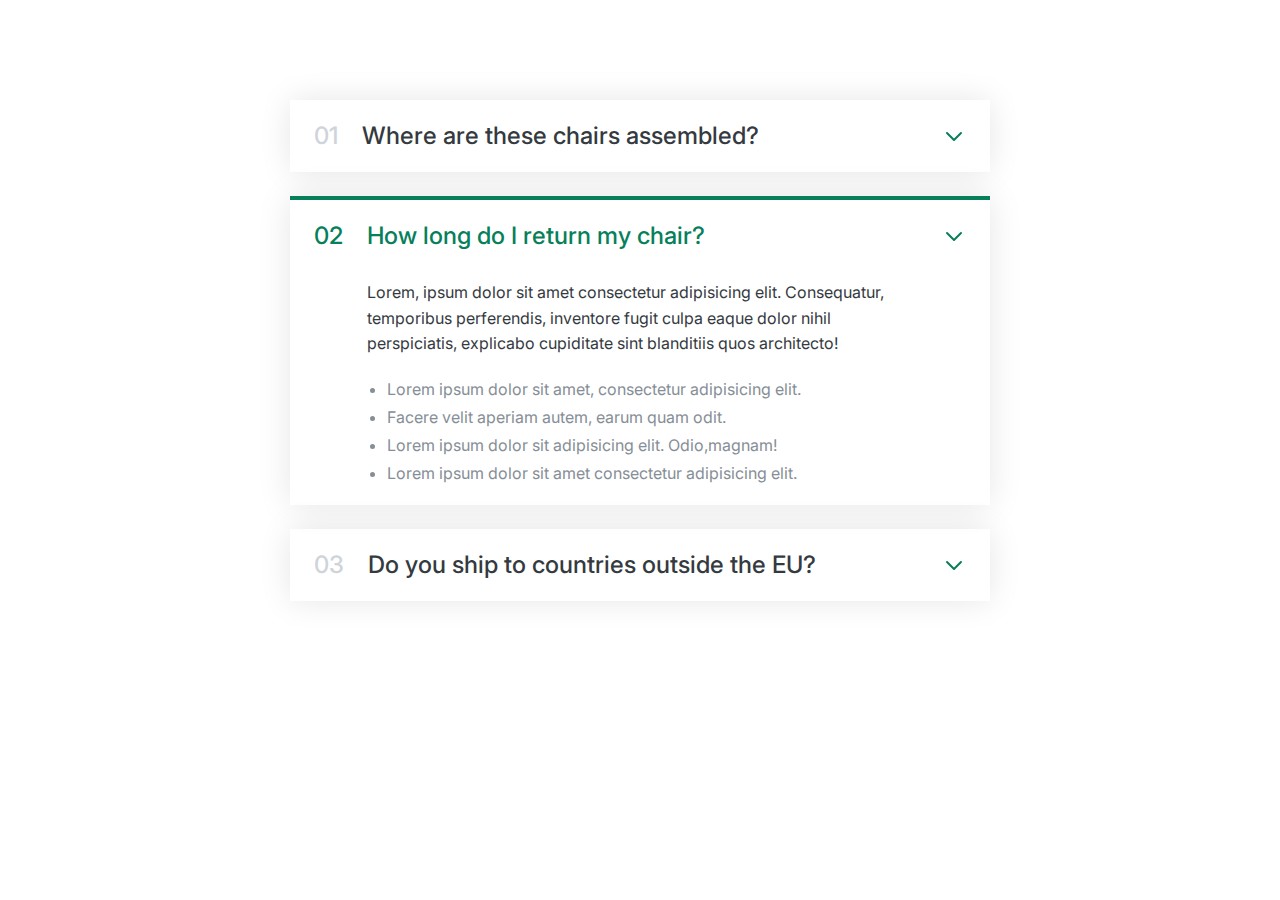
<file: starter/06-Components/01-accordion.html>
<!DOCTYPE html>
<html lang="en">
  <head>
    <meta charset="UTF-8" />
    <meta http-equiv="X-UA-Compatible" content="IE=edge" />
    <meta name="viewport" content="width=device-width, initial-scale=1.0" />
    <link
      href="https://fonts.googleapis.com/css2?family=Inter:wght@400;500;700&display=swap"
      rel="stylesheet"
    />
    <title>Accordion component</title>
    <style>
      /*
SPACING SYSTEM (px)
2 / 4 / 8 / 12 / 16 / 24 / 32 / 48 / 64 / 80 / 96 / 128

FONT SIZE SYSTEM (px)
10 / 12 / 14 / 16 / 18 / 20 / 24 / 30 / 36 / 44 / 52 / 62 / 74 / 86 / 98
*/

      /* 
MAIN COLOR: #087f5b
GREY COLOR: #343a40
*/

      * {
        margin: 0;
        padding: 0;
        box-sizing: border-box;
      }

      /* ------------------------ */
      /* GENERAL STYLES */
      /* ------------------------ */
      body {
        font-family: "Inter", sans-serif;
        color: #343a40;
        line-height: 1;
      }

      .accordion {
        width: 700px;
        margin: 100px auto;
        /* background-color: yellowgreen; */
        display: flex;
        flex-direction: column;
        gap: 24px;
      }

      .item {
        box-shadow: 0 0 32px rgba(0, 0, 0, 0.1);
        padding: 24px;

        display: grid;
        grid-template-columns: auto 1fr auto;
        column-gap: 24px;
        row-gap: 32px;
        align-items: center;
      }

      .number,
      .text {
        font-size: 24px;
        font-weight: 500;
        /* color: #087f5b; */
      }

      .number {
        color: #ced4da;
      }

      .icon {
        width: 24px;
        height: 24px;
        stroke: #087f5b;
        cursor: pointer;
      }
      .hidden-box {
        grid-column: 2;
        display: none;
      }

      .hidden-box p {
        line-height: 1.6;
        margin-bottom: 24px;
      }

      .hidden-box ul {
        color: #868e96;
        margin-left: 20px;

        display: flex;
        flex-direction: column;
        gap: 12px;
      }

      .open {
        border-top: 4px solid #087f5b;
      
      }

      .open .hidden-box {
        display: grid;
      }

      .open .number,
      .open .text {
        color: #087f5b;
      }
    </style>
  </head>
  <body>
    <div class="accordion">
      <div class="item">
        <p class="number">01</p>
        <p class="text">Where are these chairs assembled?</p>
        <svg
          xmlns="http://www.w3.org/2000/svg"
          class="icon"
          fill="none"
          viewBox="0 0 24 24"
          stroke="currentColor"
        >
          <path
            stroke-linecap="round"
            stroke-linejoin="round"
            stroke-width="2"
            d="M19 9l-7 7-7-7"
          />
        </svg>
        <div class="hidden-box">
          <p>
            Lorem, ipsum dolor sit amet consectetur adipisicing elit.
            Consequatur, temporibus perferendis, inventore fugit culpa eaque
            dolor nihil perspiciatis, explicabo cupiditate sint blanditiis quos
            architecto!
          </p>
          <ul>
            <li>Lorem ipsum dolor sit amet, consectetur adipisicing elit.</li>
            <li>Facere velit aperiam autem, earum quam odit.</li>
            <li>Lorem ipsum dolor sit adipisicing elit. Odio,magnam!</li>
            <li>Lorem ipsum dolor sit amet consectetur adipisicing elit.</li>
          </ul>
        </div>
      </div>

      <div class="item open">
        <p class="number">02</p>
        <p class="text">How long do I return my chair?</p>
        <svg
          xmlns="http://www.w3.org/2000/svg"
          class="icon"
          fill="none"
          viewBox="0 0 24 24"
          stroke="currentColor"
        >
          <path
            stroke-linecap="round"
            stroke-linejoin="round"
            stroke-width="2"
            d="M19 9l-7 7-7-7"
          />
        </svg>
        <div class="hidden-box">
          <p>
            Lorem, ipsum dolor sit amet consectetur adipisicing elit.
            Consequatur, temporibus perferendis, inventore fugit culpa eaque
            dolor nihil perspiciatis, explicabo cupiditate sint blanditiis quos
            architecto!
          </p>
          <ul>
            <li>Lorem ipsum dolor sit amet, consectetur adipisicing elit.</li>
            <li>Facere velit aperiam autem, earum quam odit.</li>
            <li>Lorem ipsum dolor sit adipisicing elit. Odio,magnam!</li>
            <li>Lorem ipsum dolor sit amet consectetur adipisicing elit.</li>
          </ul>
        </div>
      </div>

      <div class="item">
        <p class="number">03</p>
        <p class="text">Do you ship to countries outside the EU?</p>
        <svg
          xmlns="http://www.w3.org/2000/svg"
          class="icon"
          fill="none"
          viewBox="0 0 24 24"
          stroke="currentColor"
        >
          <path
            stroke-linecap="round"
            stroke-linejoin="round"
            stroke-width="2"
            d="M19 9l-7 7-7-7"
          />
        </svg>
        <div class="hidden-box">
          <p>
            Lorem, ipsum dolor sit amet consectetur adipisicing elit.
            Consequatur, temporibus perferendis, inventore fugit culpa eaque
            dolor nihil perspiciatis, explicabo cupiditate sint blanditiis quos
            architecto!
          </p>
          <ul>
            <li>Lorem ipsum dolor sit amet, consectetur adipisicing elit.</li>
            <li>Facere velit aperiam autem, earum quam odit.</li>
            <li>Lorem ipsum dolor sit adipisicing elit. Odio,magnam!</li>
            <li>Lorem ipsum dolor sit amet consectetur adipisicing elit.</li>
          </ul>
        </div>
      </div>
    </div>
    <script src="./01-accordion.js"></script>
  </body>
</html>
</file>
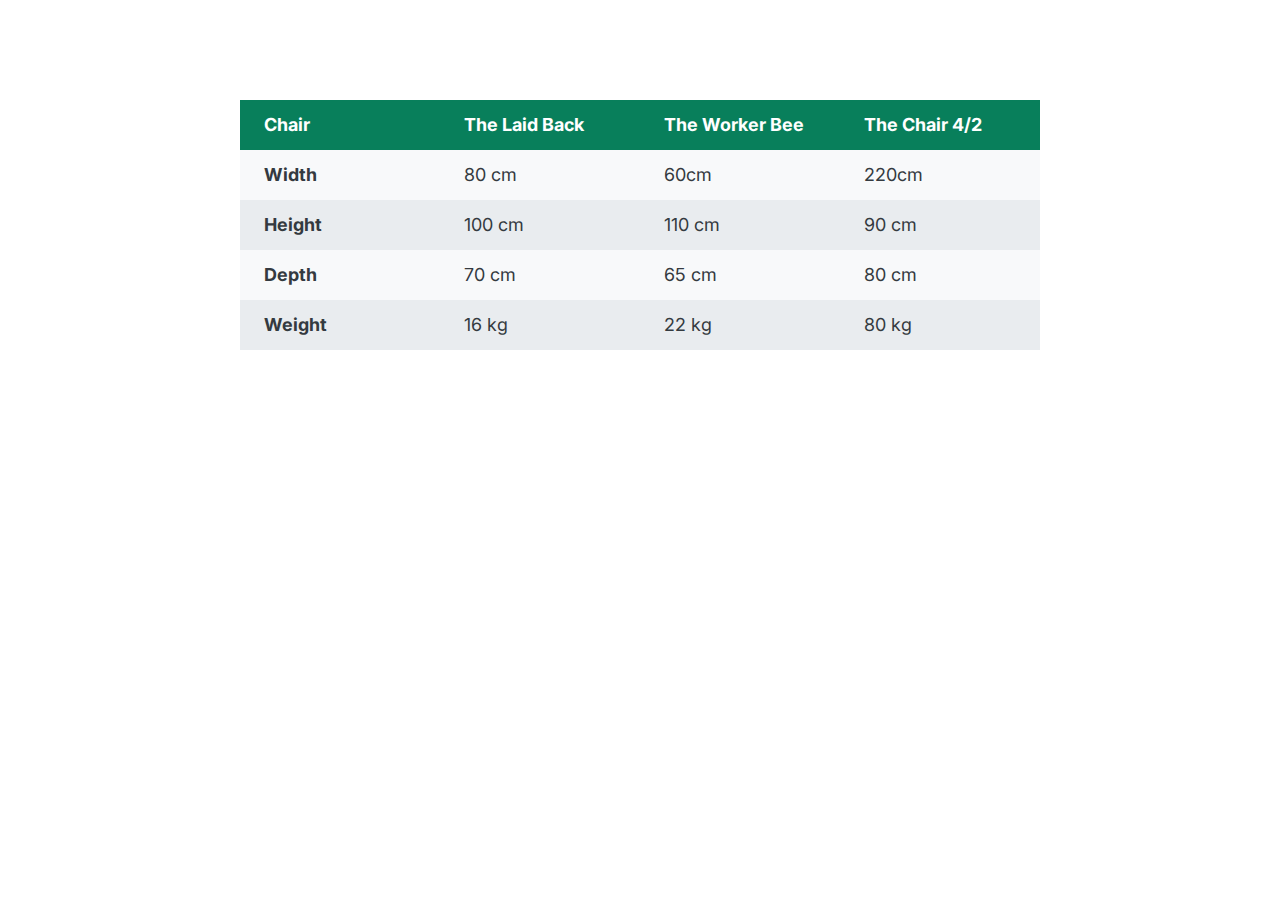
<file: starter/06-Components/03-table.html>
<!DOCTYPE html>
<html lang="en">
  <head>
    <meta charset="UTF-8" />
    <meta http-equiv="X-UA-Compatible" content="IE=edge" />
    <meta name="viewport" content="width=device-width, initial-scale=1.0" />
    <link
      href="https://fonts.googleapis.com/css2?family=Inter:wght@400;500;700&display=swap"
      rel="stylesheet"
    />
    <title>Accordion component</title>
    <style>
      /*
SPACING SYSTEM (px)
2 / 4 / 8 / 12 / 16 / 24 / 32 / 48 / 64 / 80 / 96 / 128

FONT SIZE SYSTEM (px)
10 / 12 / 14 / 16 / 18 / 20 / 24 / 30 / 36 / 44 / 52 / 62 / 74 / 86 / 98
*/

      /* 
MAIN COLOR: #087f5b
GREY COLOR: #343a40
*/

      * {
        margin: 0;
        padding: 0;
        box-sizing: border-box;
      }

      /* ------------------------ */
      /* GENERAL STYLES */
      /* ------------------------ */
      body {
        font-family: "Inter", sans-serif;
        color: #343a40;
        line-height: 1;
      }

      table {
        font-size: 18px;
        margin: 100px auto;
        width: 800px;
        /* border: 1px solid #343a40; */
        border-collapse: collapse;
      }

      th,
      td {
        /* border: 1px solid #343a40; */
        padding: 16px 24px;
        text-align: left;
      }

      thead tr {
        background-color: #087f5b;
        color: #fff;
      }

      thead th {
        width: 25%;
      }

      tbody tr:nth-child(odd) {
        background-color: #f8f9fa;
      }

      tbody tr:nth-child(even) {
        background-color: #e9ecef;
      }
    </style>
  </head>
  <body>
    <table>
      <thead>
        <tr>
          <th>Chair</th>
          <th>The Laid Back</th>
          <th>The Worker Bee</th>
          <th>The Chair 4/2</th>
        </tr>
      </thead>
      <tbody>
        <tr>
          <th>Width</th>
          <td>80 cm</td>
          <td>60cm</td>
          <td>220cm</td>
        </tr>
        <tr>
          <th>Height</th>
          <td>100 cm</td>
          <td>110 cm</td>
          <td>90 cm</td>
        </tr>
        <tr>
          <th>Depth</th>
          <td>70 cm</td>
          <td>65 cm</td>
          <td>80 cm</td>
        </tr>
        <tr>
          <th>Weight</th>
          <td>16 kg</td>
          <td>22 kg</td>
          <td>80 kg</td>
        </tr>
      </tbody>
    </table>
  </body>
</html>
</file>
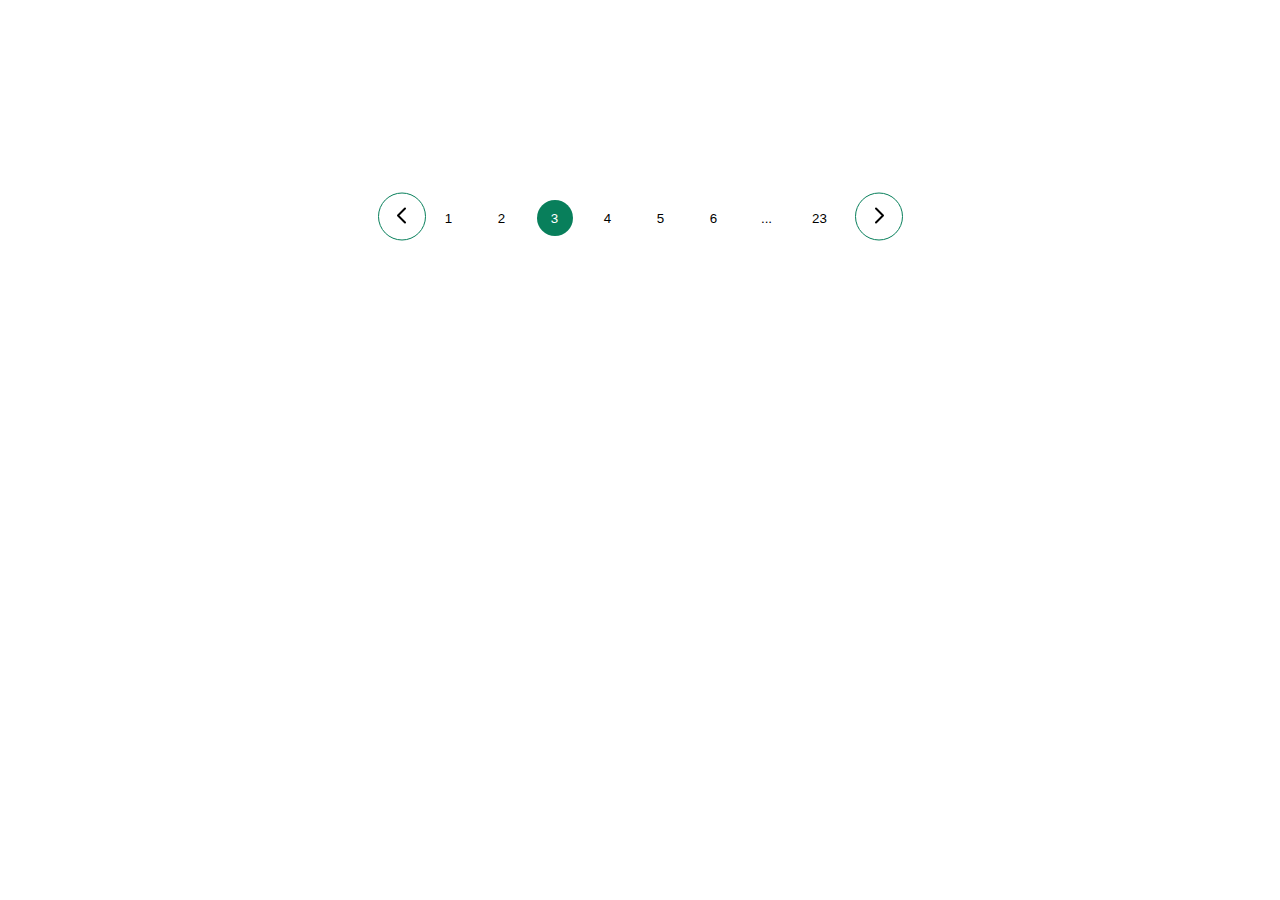
<file: starter/06-Components/04-pagination.html>
<!DOCTYPE html>
<html lang="en">
  <head>
    <meta charset="UTF-8" />
    <meta http-equiv="X-UA-Compatible" content="IE=edge" />
    <meta name="viewport" content="width=device-width, initial-scale=1.0" />
    <link
      href="https://fonts.googleapis.com/css2?family=Inter:wght@400;500;700&display=swap"
      rel="stylesheet"
    />
    <title>Accordion component</title>
    <style>
      /*
SPACING SYSTEM (px)
2 / 4 / 8 / 12 / 16 / 24 / 32 / 48 / 64 / 80 / 96 / 128

FONT SIZE SYSTEM (px)
10 / 12 / 14 / 16 / 18 / 20 / 24 / 30 / 36 / 44 / 52 / 62 / 74 / 86 / 98
*/

      /* 
MAIN COLOR: #087f5b
GREY COLOR: #343a40
*/

      * {
        margin: 0;
        padding: 0;
        box-sizing: border-box;
      }

      /* ------------------------ */
      /* GENERAL STYLES */
      /* ------------------------ */
      body {
        font-family: "Inter", sans-serif;
        color: #343a40;
        line-height: 1;
        display: grid;
      }

      .container {
          display: grid;
        justify-content: center;
      }

      .buttons {
          margin: 200px auto;
          display: grid;
          grid-template-columns: repeat(10, 1fr);
          gap: 5px;
      }

      .btn {
          background-color: #fff;
          width: 36px;
          height: 36px;
          border-radius: 50%;
          border: 0;
          cursor: pointer;
      }

      .btn-icon {
          height: 24px;
          width: 24px;
      }

      .btn--left, .btn--right {
          border: 1px solid #087f5b;
          width: 48px;
          height: 48px;
          transform: translate(0, -7.5px);
      }

      .btn--pointed {
          background-color: #087f5b;
          color: #fff;
      }

      .btn:hover {
        background-color: #087f5b;
          color: #fff;
      }
    </style>
  </head>
  <body>
      <div class="container">
    <div class="buttons">
      <button class="btn btn--left">
        <svg xmlns="http://www.w3.org/2000/svg" class="btn-icon" fill="none" viewBox="0 0 24 24" stroke="currentColor">
            <path stroke-linecap="round" stroke-linejoin="round" stroke-width="2" d="M15 19l-7-7 7-7" />
          </svg>
      </button>
      <button class="btn">1</button>
      <button class="btn">2</button>
      <button class="btn btn--pointed">3</button>
      <button class="btn">4</button>
      <button class="btn">5</button>
      <button class="btn">6</button>
      <button class="btn">...</button>
      <button class="btn">23</button>
      <button class="btn btn--right">
        <svg xmlns="http://www.w3.org/2000/svg" class="btn-icon" fill="none" viewBox="0 0 24 24" stroke="currentColor">
            <path stroke-linecap="round" stroke-linejoin="round" stroke-width="2" d="M9 5l7 7-7 7" />
          </svg>
      </button>
    </div>
</div>
  </body>
</html>
</file>
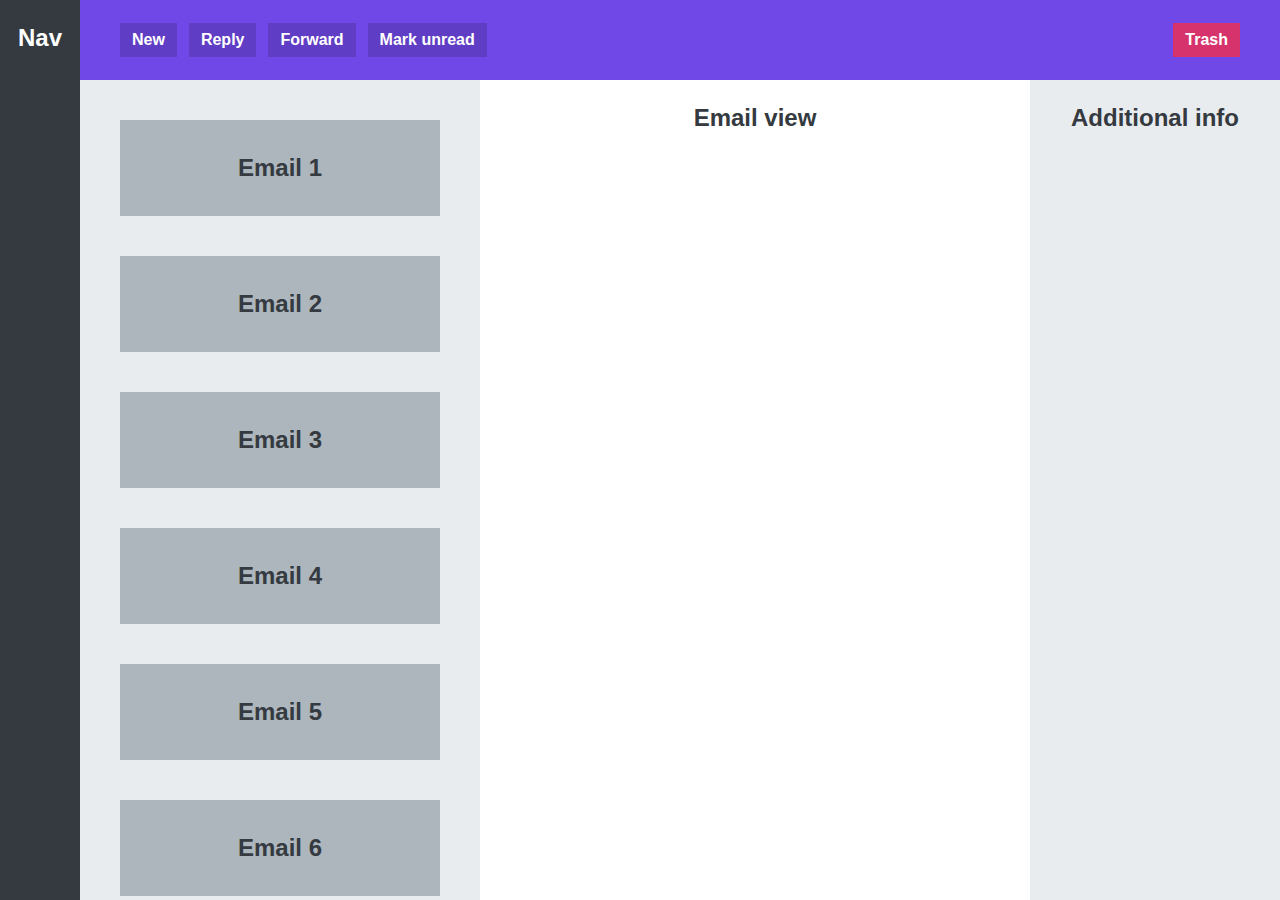
<file: starter/06-Components/06-app-layout.html>
<!DOCTYPE html>
<html lang="en">
  <head>
    <meta charset="UTF-8" />
    <meta http-equiv="X-UA-Compatible" content="IE=edge" />
    <meta name="viewport" content="width=device-width, initial-scale=1.0" />
    <title>App Layout</title>
    <style>
      * {
        margin: 0;
        padding: 0;
        box-sizing: border-box;
      }

      body {
        font-family: sans-serif;
        color: #343a40;
        font-size: 24px;
        height: 100vh;
        text-align: center;
        font-weight: bold;

        display: grid;
        grid-template-columns: 80px 400px 1fr 250px;
        grid-template-rows: 80px 1fr;
      }

      nav,
      section,
      main,
      aside {
        padding-top: 24px;
      }

      nav {
        background-color: #343a40;
        grid-row: 1 / -1;
        color: #fff;
      }

      menu {
        background-color: #7048e8;
        color: #fff;
        grid-column: 2 / -1;
        display: flex;
        align-items: center;
        justify-content: space-between;
        gap: 12px;
        padding: 0 40px;
      }

      button {
          display: inline-block;
          font-size: 16px;
          font-weight: bold;
          background-color: #5f3dc4;
          border: none;
          cursor: pointer;
          color: #fff;
          padding: 8px 12px;
      }

      button:last-child {
          background-color: #d6336c;
          margin-left: auto;
      }

      section {
        background-color: #e9ecef;
        padding: 40px;

        overflow: scroll;

        display: flex;
        flex-direction: column;
        gap: 40px;
      }

      .email {
          background-color: #adb5bd;
          height: 96px;
          flex-shrink: 0;

          display: flex;
          align-items: center;
          justify-content: center;
      }

      aside {
        background-color: #e9ecef;
      }
    </style>
  </head>
  <body>
    <nav>Nav</nav>
    <menu>
      <button>New</button>
      <button>Reply</button>
      <button>Forward</button>
      <button>Mark unread</button>
      <button>Trash</button>
    </menu>
    <section>
        <div class="email">Email 1</div>
        <div class="email">Email 2</div>
        <div class="email">Email 3</div>
        <div class="email">Email 4</div>
        <div class="email">Email 5</div>
        <div class="email">Email 6</div>
        <div class="email">Email 7</div>
        <div class="email">Email 8</div>
        <div class="email">Email 9</div>
        <div class="email">Email 10</div>
    </section>
    <main>Email view</main>
    <aside>Additional info</aside>
  </body>
</html>
</file>
